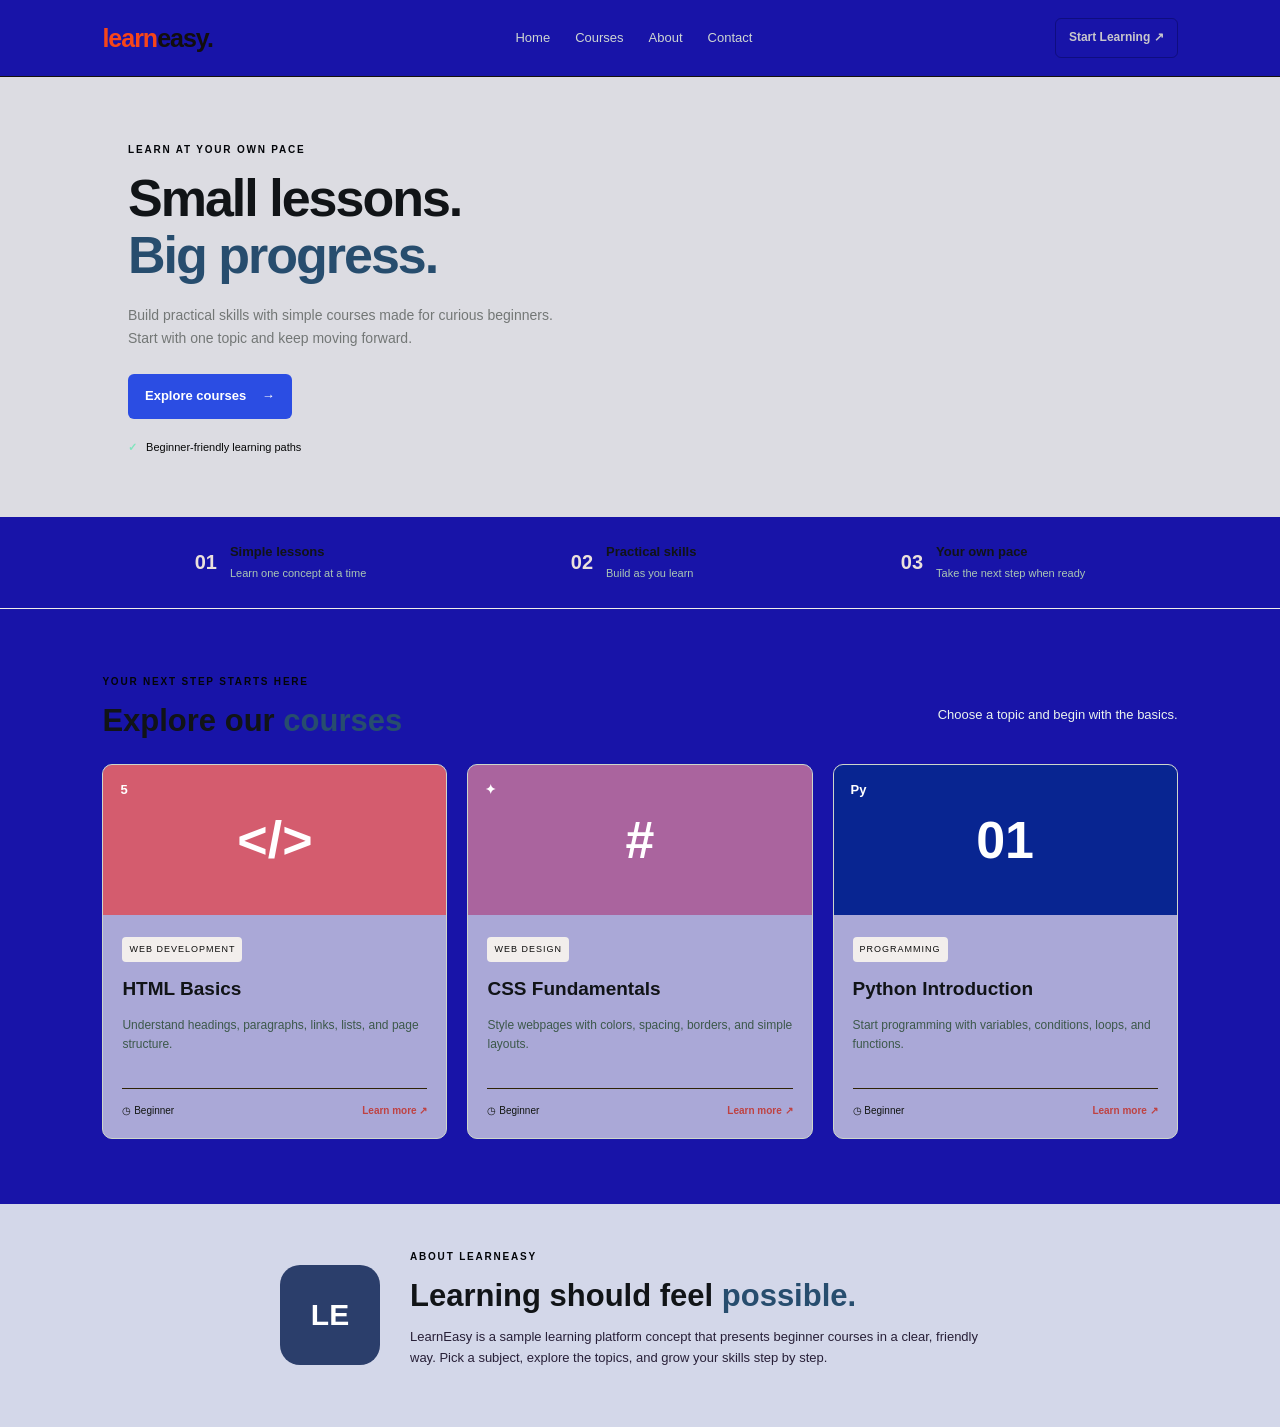
<file: 1-Online-Learning-Platform-WEBSITE.HTML/INDEX.html>
<!DOCTYPE html>
<html lang="en">

<head>
    <meta charset="UTF-8">
    <meta name="viewport" content="width=device-width, initial-scale=1.0">
    <title>LearnEasy | Online Learning</title>
    <link rel="stylesheet" href="style.css">
</head>
<body>

    <!-- Header -->
    <header class="top">
        <a class="logo" href="#home">
            learn<span>easy.</span>
        </a>

        <nav>
            <a href="#home">Home</a>
            <a href="#courses">Courses</a>
            <a href="#about">About</a>
            <a href="#contact">Contact</a>
        </nav>

        <a class="top-link" href="#courses">
            Start Learning ↗
        </a>
    </header>

    <main>

        <section class="hero" id="home">

            <div class="hero-copy">
                <p class="eyebrow">LEARN AT YOUR OWN PACE</p>

                <h1>
                    Small lessons.<br>
                    <span>Big progress.</span>
                </h1>

                <p class="hero-description">
                    Build practical skills with simple courses made for curious beginners.
                    Start with one topic and keep moving forward.
                </p>

                <a class="button" href="#courses">
                    Explore courses <span>→</span>
                </a>

                <div class="mini-note">
                    <span class="check">✓</span>
                    Beginner-friendly learning paths
                </div>
            </div>

        </section>

        <!-- Benefits Section -->
        <section class="benefits">

            <div>
                <span>01</span>
                <p>
                    <strong>Simple lessons</strong>
                    <small>Learn one concept at a time</small>
                </p>
            </div>

            <div>
                <span>02</span>
                <p>
                    <strong>Practical skills</strong>
                    <small>Build as you learn</small>
                </p>
            </div>

            <div>
                <span>03</span>
                <p>
                    <strong>Your own pace</strong>
                    <small>Take the next step when ready</small>
                </p>
            </div>

        </section>

        <!-- Courses Section -->
        <section class="courses-section" id="courses">

            <div class="section-title">
                <div>
                    <p class="eyebrow">YOUR NEXT STEP STARTS HERE</p>
                    <h2>Explore our <span>courses</span></h2>
                </div>

                <p>Choose a topic and begin with the basics.</p>
            </div>

            <div class="course-grid">

                <!-- HTML Course -->
                <article class="course-card">

                    <div class="course-art html-art">
                        <span>5</span>
                        <b>&lt;/&gt;</b>
                    </div>

                    <div class="course-body">
                        <span class="tag">WEB DEVELOPMENT</span>

                        <h3>HTML Basics</h3>

                        <p>
                            Understand headings, paragraphs, links, lists,
                            and page structure.
                        </p>

                        <div class="course-bottom">
                            <span>◷ Beginner</span>
                            <a href="#contact">Learn more ↗</a>
                        </div>
                    </div>

                </article>

                <!-- CSS Course -->
                <article class="course-card">

                    <div class="course-art css-art">
                        <span>✦</span>
                        <b>#</b>
                    </div>

                    <div class="course-body">
                        <span class="tag">WEB DESIGN</span>

                        <h3>CSS Fundamentals</h3>

                        <p>
                            Style webpages with colors, spacing,
                            borders, and simple layouts.
                        </p>

                        <div class="course-bottom">
                            <span>◷ Beginner</span>
                            <a href="#contact">Learn more ↗</a>
                        </div>
                    </div>

                </article>

                <!-- Python Course -->
                <article class="course-card">

                    <div class="course-art python-art">
                        <span>Py</span>
                        <b>01</b>
                    </div>

                    <div class="course-body">
                        <span class="tag">PROGRAMMING</span>

                        <h3>Python Introduction</h3>

                        <p>
                            Start programming with variables, conditions,
                            loops, and functions.
                        </p>

                        <div class="course-bottom">
                            <span>◷ Beginner</span>
                            <a href="#contact">Learn more ↗</a>
                        </div>
                    </div>

                </article>

            </div>

        </section>

        <!-- About Section -->
        <section class="about" id="about">

            <div class="about-mark">LE</div>

            <div>
                <p class="eyebrow">ABOUT LEARNEASY</p>

                <h2>
                    Learning should feel <span>possible.</span>
                </h2>

                <p>
                    LearnEasy is a sample learning platform concept that
                    presents beginner courses in a clear, friendly way.
                    Pick a subject, explore the topics, and grow your
                    skills step by step.
                </p>
            </div>

        </section>

        <!--
</file>
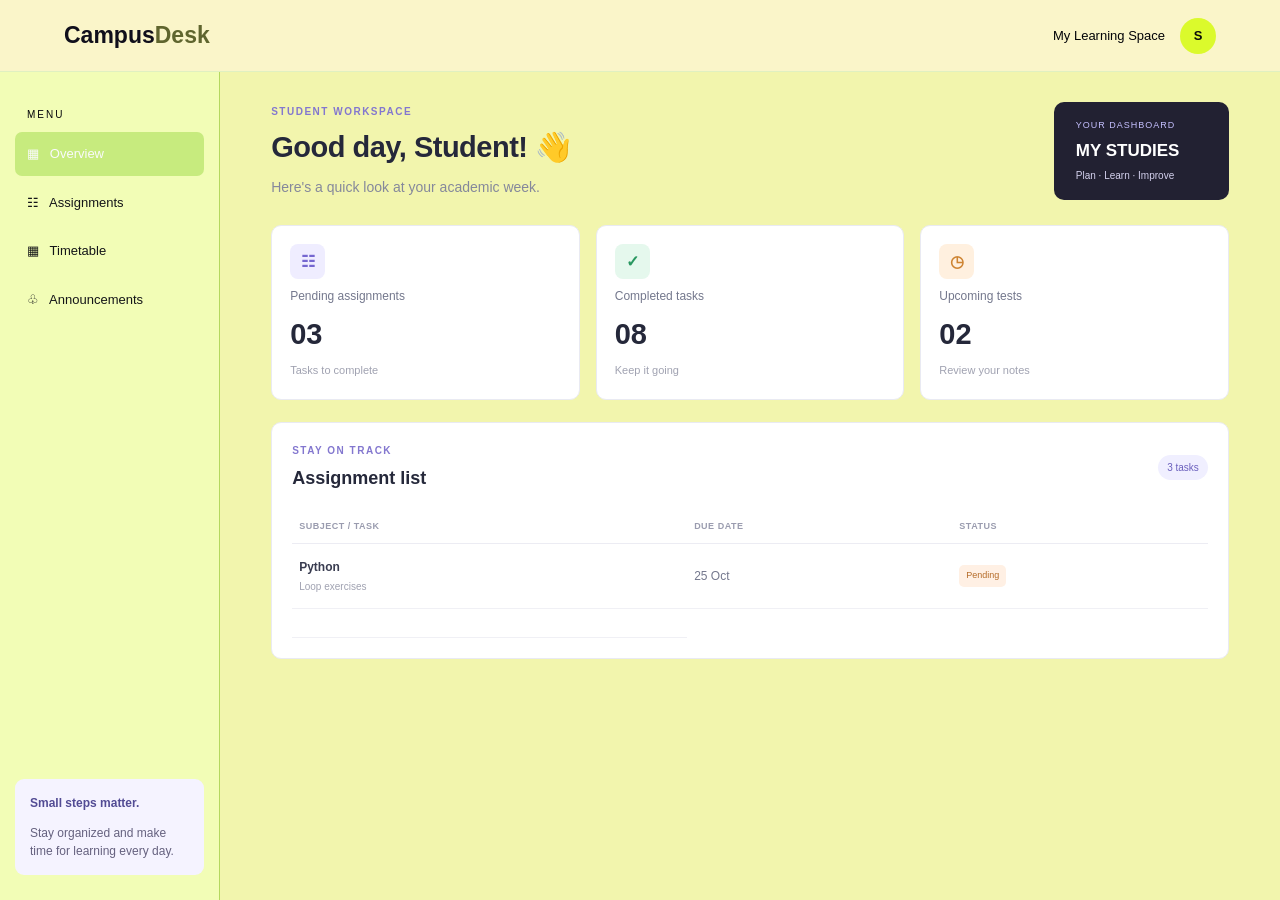
<file: 2-Student-Acedamic-Dashboard-webpage/index.html>
<!DOCTYPE html>
<html lang="en">

<head>
    <meta charset="UTF-8">
    <meta name="viewport" content="width=device-width, initial-scale=1.0">
    <title>CampusDesk | Student Dashboard</title>
    <link rel="stylesheet" href="style.css">
</head>

<body>

    
    <header class="header">

        <div class="logo">
            Campus<span>Desk</span>
        </div>

        <div class="header-right">
            <span>My Learning Space</span>
            <div class="avatar">S</div>
        </div>

    </header>

    <div class="layout">

       
        <aside class="sidebar">

            <p class="side-label">MENU</p>

            <a class="active" href="#overview">▦ &nbsp; Overview</a>
            <a href="#assignments">☷ &nbsp; Assignments</a>
            <a href="#timetable">▦ &nbsp; Timetable</a>
            <a href="#announcements">♧ &nbsp; Announcements</a>

            <div class="sidebar-note">
                <strong>Small steps matter.</strong>

                <p>
                    Stay organized and make time for learning every day.
                </p>
            </div>

        </aside>

       
        <main>

          
            <section class="welcome" id="overview">

                <div>
                    <p class="eyebrow">STUDENT WORKSPACE</p>

                    <h1>Good day, Student! 👋</h1>

                    <p>
                        Here's a quick look at your academic week.
                    </p>
                </div>

                <div class="date-card">
                    <span>YOUR DASHBOARD</span>
                    <strong>MY STUDIES</strong>
                    <small>Plan · Learn · Improve</small>
                </div>

            </section>

            <section class="summary">

                <article class="summary-card purple">
                    <div class="summary-icon">☷</div>

                    <p>Pending assignments</p>
                    <strong>03</strong>
                    <small>Tasks to complete</small>
                </article>

                <article class="summary-card green">
                    <div class="summary-icon">✓</div>

                    <p>Completed tasks</p>
                    <strong>08</strong>
                    <small>Keep it going</small>
                </article>

                <article class="summary-card orange">
                    <div class="summary-icon">◷</div>

                    <p>Upcoming tests</p>
                    <strong>02</strong>
                    <small>Review your notes</small>
                </article>

            </section>

          
            <section class="content-grid">

            
                <article class="panel assignments" id="assignments">

                    <div class="panel-heading">

                        <div>
                            <p class="eyebrow">STAY ON TRACK</p>
                            <h2>Assignment list</h2>
                        </div>

                        <span class="count">3 tasks</span>

                    </div>

                    <table>

                        <thead>
                            <tr>
                                <th>SUBJECT / TASK</th>
                                <th>DUE DATE</th>
                                <th>STATUS</th>
                            </tr>
                        </thead>

                        <tbody>

                            <tr>
                                <td>
                                    <strong>Python</strong>
                                    <small>Loop exercises</small>
                                </td>

                                <td>25 Oct</td>

                                <td>
                                    <span class="status pending">
                                        Pending
                                    </span>
                                </td>
                            </tr>

                            <tr>
                                <td>
                                    <strong
</file>
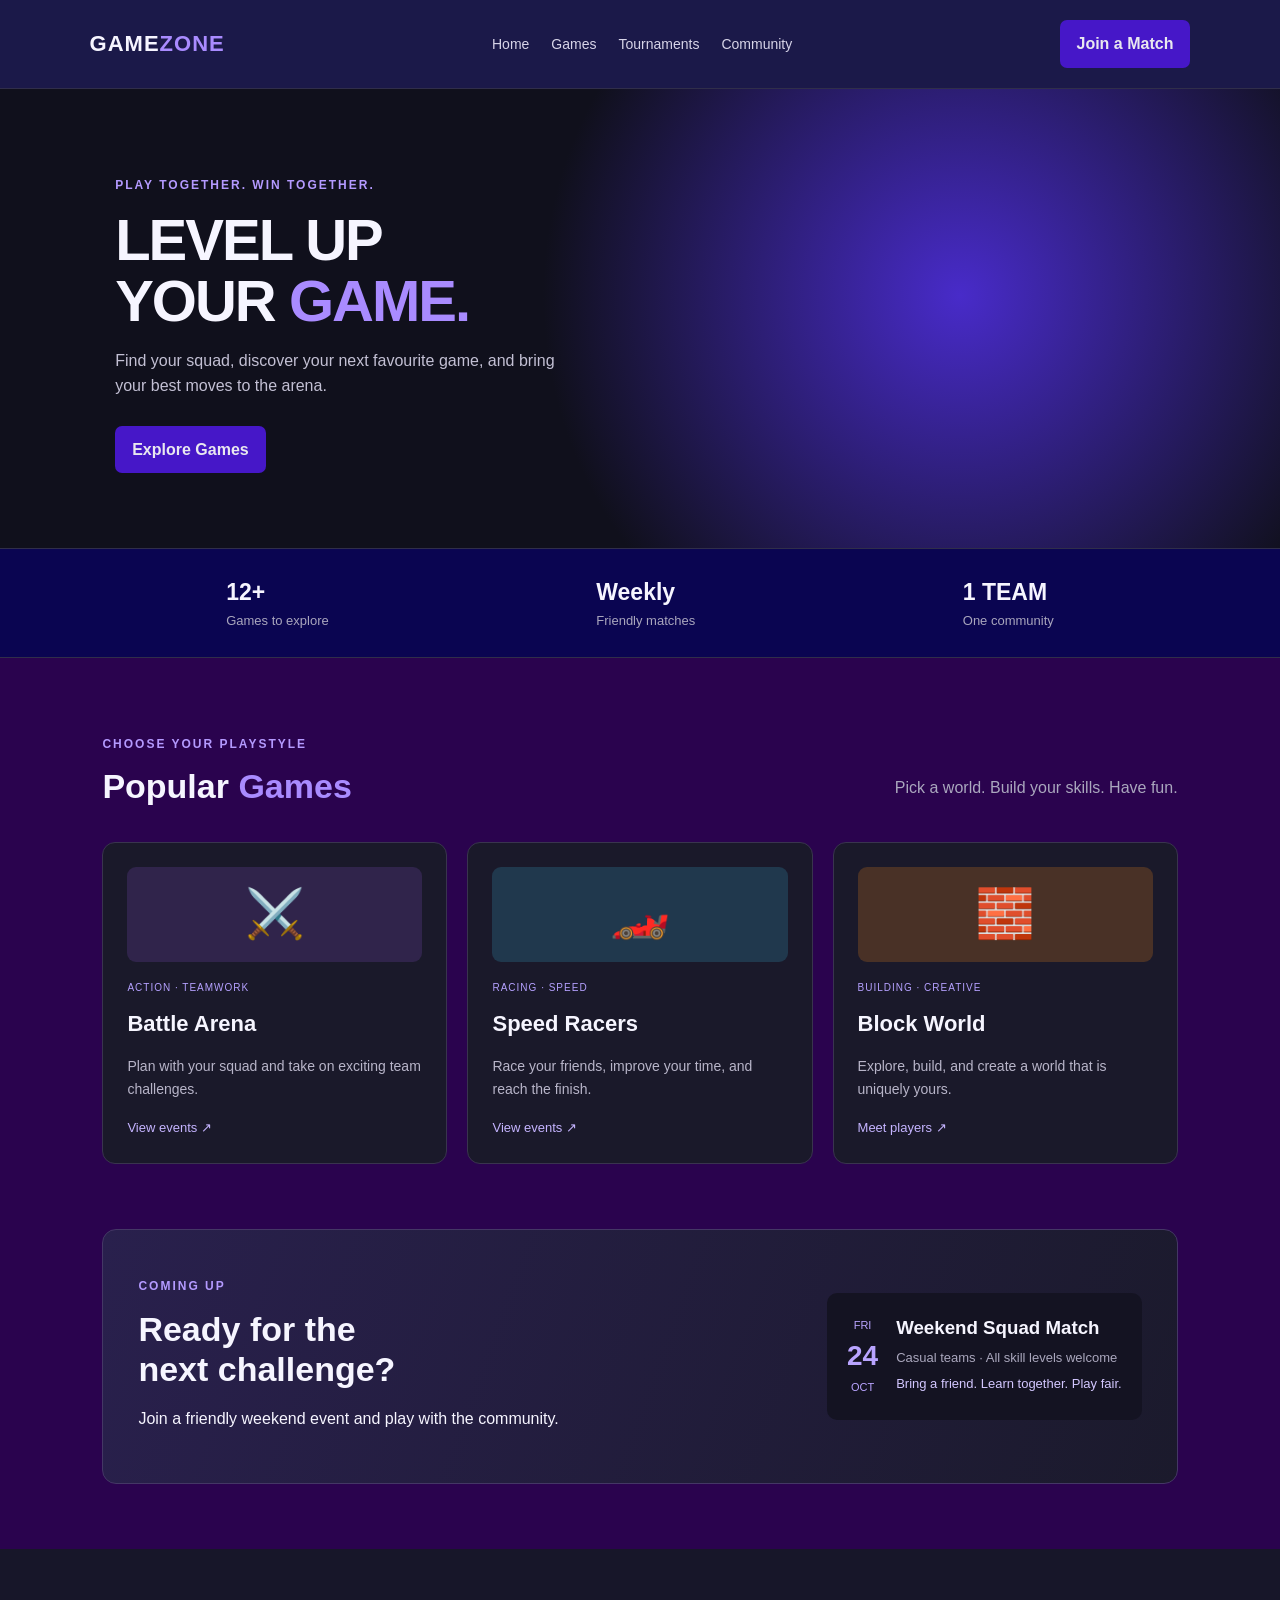
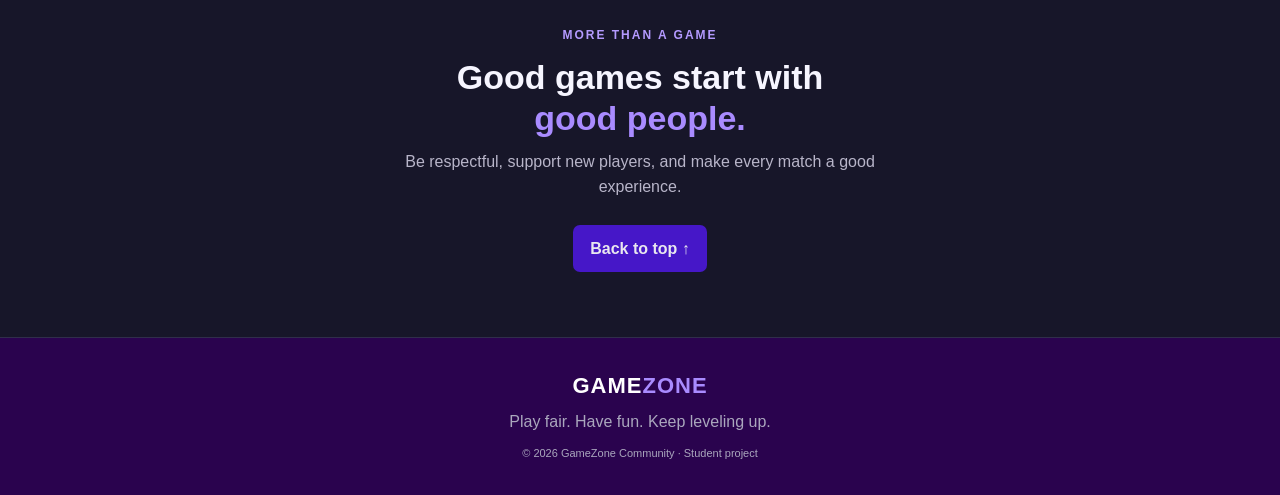
<file: 3-gaming-esport-webpage/index.html>
<!DOCTYPE html>
<html lang="en">
<head>
    <meta charset="UTF-8">
    <meta name="viewport" content="width=device-width, initial-scale=1.0">
    <title>GameZone | Gaming Community</title>
    <link rel="stylesheet" href="style.css">
</head>
<body>
    <header class="top">
        <div class="brand">GAME<span>ZONE</span></div>
        <nav>
            <a href="#home">Home</a><a href="#games">Games</a><a href="#tournaments">Tournaments</a><a href="#community">Community</a>
        </nav>
        <a class="nav-button" href="#tournaments">Join a Match</a>
    </header>
    <main>
        <section class="hero" id="home">
            <div class="hero-text">
                <p class="eyebrow">PLAY TOGETHER. WIN TOGETHER.</p>
                <h1>LEVEL UP<br>YOUR <span>GAME.</span></h1>
                <p class="intro">Find your squad, discover your next favourite game, and bring your best moves to the arena.</p>
                <a class="button" href="#games">Explore Games</a>
            </div>
           
        </section>
        <section class="stats">
            <div><strong>12+</strong><span>Games to explore</span></div>
            <div><strong>Weekly</strong><span>Friendly matches</span></div>
            <div><strong>1 TEAM</strong><span>One community</span></div>
        </section>
        <section class="section" id="games">
            <div class="section-heading"><div><p class="eyebrow">CHOOSE YOUR PLAYSTYLE</p><h2>Popular <span>Games</span></h2></div><p>Pick a world. Build your skills. Have fun.</p></div>
            <div class="game-grid">
                <article class="game-card game-purple"><div class="game-icon">⚔️</div><p class="card-label">ACTION · TEAMWORK</p><h3>Battle Arena</h3><p>Plan with your squad and take on exciting team challenges.</p><a href="#tournaments">View events ↗</a></article>
                <article class="game-card game-blue"><div class="game-icon">🏎️</div><p class="card-label">RACING · SPEED</p><h3>Speed Racers</h3><p>Race your friends, improve your time, and reach the finish.</p><a href="#tournaments">View events ↗</a></article>
                <article class="game-card game-orange"><div class="game-icon">🧱</div><p class="card-label">BUILDING · CREATIVE</p><h3>Block World</h3><p>Explore, build, and create a world that is uniquely yours.</p><a href="#community">Meet players ↗</a></article>
            </div>
        </section>
        <section class="event-panel" id="tournaments">
            <div><p class="eyebrow">COMING UP</p><h2>Ready for the<br>next challenge?</h2><p>Join a friendly weekend event and play with the community.</p></div>
            <div class="event-info"><span class="event-date">FRI<br><b>24</b><br>OCT</span><div><h3>Weekend Squad Match</h3><p>Casual teams · All skill levels welcome</p><p class="event-note">Bring a friend. Learn together. Play fair.</p></div></div>
        </section>
        <section class="section community" id="community"><p class="eyebrow">MORE THAN A GAME</p><h2>Good games start with<br><span>good people.</span></h2><p>Be respectful, support new players, and make every match a good experience.</p><a class="button" href="#home">Back to top ↑</a></section>
    </main>
    <footer><div class="brand">GAME<span>ZONE</span></div><p>Play fair. Have fun. Keep leveling up.</p><small>© 2026 GameZone Community · Student project</small></footer>
</body>
</html>
</file>
<file: 1-Online-Learning-Platform-WEBSITE.HTML/style.css>
* {
    box-sizing: border-box;
}

html {
    scroll-behavior: smooth;
}

body {
    margin: 0;
    font-family: Arial, sans-serif;
    color: #111417;
    background: #1814a8;
    line-height: 1.6;
}

.top {
    display: flex;
    align-items: center;
    justify-content: space-between;
    gap: 20px;
    padding: 18px 8%;
    border-bottom: 1px solid #14110e;
}

.logo {
    text-decoration: none;
    color: #f74519;
    font-size: 25px;
    font-weight: 900;
    letter-spacing: -1px;
}

.logo span {
    color: #120e0d;
}

nav {
    display: flex;
    gap: 25px;
}

nav a {
    text-decoration: none;
    color: #ced6d2;
    font-size: 13px;
}

nav a:hover {
    color: #ad5c34;
}

.top-link {
    color: #c8c7cc;
    border: 1px solid #04034466;
    text-decoration: none;
    border-radius: 6px;
    padding: 9px 13px;
    font-size: 12px;
    font-weight: bold;
}

.hero {
    display: flex;
    align-items: center;
    justify-content: space-between;
    gap: 35px;
    padding: 65px 10% 60px;
    background: #dcdce2;
}

.hero-copy {
    max-width: 510px;
}

.eyebrow {
    color: #030509;
    font-size: 10px;
    letter-spacing: 1.8px;
    font-weight: bold;
    margin: 0 0 12px;
}

h1 {
    font-size: 52px;
    line-height: 1.1;
    letter-spacing: -2px;
    margin: 0 0 20px;
}

h1 span,
h2 span {
    color: #274d6e;
}

.hero-description {
    color: #737776;
    max-width: 450px;
    font-size: 14px;
    margin-bottom: 25px;
}

.button {
    display: inline-block;
    padding: 12px 17px;
    background: #2b4de3;
    color: white;
    text-decoration: none;
    border-radius: 6px;
    font-weight: bold;
    font-size: 13px;
}

.button span {
    margin-left: 12px;
}

.mini-note {
    color: #060707;
    font-size: 11px;
    margin-top: 20px;
}

.check {
    color: #7fe5bd;
    font-weight: bold;
    margin-right: 6px;
}

.hero-visual {
    width: 330px;
    height: 285px;
    position: relative;
    flex-shrink: 0;
    display: flex;
    align-items: center;
    justify-content: center;
}

.visual-circle {
    position: absolute;
    border-radius: 50%;
}

.circle-one {
    width: 250px;
    height: 250px;
    background: #e23b3b;
}

.circle-two {
    width: 185px;
    height: 185px;
    background: #e7b28f;
}

.book {
    position: relative;
    font-size: 95px;
    filter: drop-shadow(0 12px 12px #b88c6a);
}

.floating-note {
    position: absolute;
    background: white;
    border: 1px solid #f0e1d5;
    box-shadow: 0 8px 22px #c9b5a233;
    border-radius: 7px;
    padding: 10px 13px;
    font-size: 11px;
    font-weight: bold;
}

.note-top {
    top: 30px;
    right: -5px;
    color: #b65d36;
}

.note-bottom {
    bottom: 25px;
    left: -5px;
    color: #111411;
    letter-spacing: 1px;
}

.benefits {
    display: flex;
    justify-content: space-around;
    gap: 20px;
    padding: 25px 8%;
    border-bottom: 1px solid #f0eee9;
}

.benefits > div {
    display: flex;
    align-items: center;
    gap: 13px;
}

.benefits > div > span {
    font-size: 20px;
    color: #ebe1dc;
    font-weight: bold;
}

.benefits p {
    margin: 0;
}

.benefits strong,
.benefits small {
    display: block;
}

.benefits strong {
    font-size: 13px;
}

.benefits small {
    color: #abc7b4;
    font-size: 11px;
    margin-top: 3px;
}

.courses-section {
    padding: 65px 8%;
}

.section-title {
    display: flex;
    justify-content: space-between;
    align-items: end;
    gap: 20px;
    margin-bottom: 25px;
}

.section-title h2,
.about h2,
.contact h2 {
    font-size: 31px;
    line-height: 1.2;
    margin: 0;
}

.section-title > p {
    color: #ebf4ed;
    font-size: 13px;
}

.course-grid {
    display: flex;
    gap: 20px;
}

.course-card {
    flex: 1;
    border: 1px solid #cdd6ca;
    border-radius: 10px;
    overflow: hidden;
    background: rgb(170, 168, 215);
}

.course-art {
    height: 150px;
    display: flex;
    align-items: center;
    justify-content: center;
    position: relative;
}

.course-art b {
    font-size: 52px;
    color: white;
}

.course-art span {
    position: absolute;
    top: 15px;
    left: 17px;
    color: white;
    font-weight: bold;
    font-size: 13px;
}

.html-art {
    background: #d45c6e;
}

.css-art {
    background: #aa649e;
}

.python-art {
    background: #082591;
}

.course-body {
    padding: 19px;
}

.tag {
    display: inline-block;
    font-size: 9px;
    letter-spacing: 1px;
    color: #0c0c0b;
    background: #f2eeec;
    border-radius: 4px;
    padding: 5px 7px;
}

.course-body h3 {
    margin: 12px 0 7px;
    font-size: 19px;
}

.course-body > p {
    color: #3c584a;
    font-size: 12px;
    min-height: 58px;
}

.course-bottom {
    display: flex;
    align-items: center;
    justify-content: space-between;
    border-top: 1px solid #2f2306;
    padding-top: 14px;
    margin-top: 14px;
    font-size: 10px;
    color: #121612;
}

.course-bottom a {
    color: #bf4242;
    text-decoration: none;
    font-weight: bold;
}

.about {
    display: flex;
    align-items: center;
    justify-content: center;
    gap: 30px;
    padding: 45px 12%;
    background: #d3d7e9;
}

.about-mark {
    width: 100px;
    height: 100px;
    border-radius: 20px;
    background: #2b3e6b;
    color: white;
    display: flex;
    align-items: center;
    justify-content: center;
    font-size: 30px;
    font-weight: bold;
    flex-shrink: 0;
}

.about > div:last-child {
    max-width: 590px;
}

.about p:not(.eyebrow) {
    color: #271f37;
    font-size: 13px;
}

.contact {
    text-align: center;
    padding: 55px 15px;
}

.contact > p:not(.eyebrow) {
    color: #080908;
    font-size: 13px;
    margin: 15px 0 22px;
}

footer {
    text-align: center;
    padding: 28px;
    background: #161c18;
    color: #5d7d62;
}

footer .logo {
    color: rgb(9, 3, 3);
}

footer p {
    font-size: 12px;
    margin: 5px;
}

footer small {
    font-size: 10px;
    color: #041b09;
}
</file>
<file: 2-Student-Acedamic-Dashboard-webpage/style.css>
* {
    box-sizing: border-box;
}

html {
    scroll-behavior: smooth;
}

body {
    margin: 0;
    background: #f2f5ad;
    color: #25283a;
    font-family: Arial, sans-serif;
    line-height: 1.5;
}

.header {
    height: 72px;
    background: rgb(250, 245, 201);
    border-bottom: 1px solid #e0f0c1;
    display: flex;
    align-items: center;
    justify-content: space-between;
    padding: 0 5%;
}

.logo {
    font-size: 23px;
    font-weight: bold;
    color: #100f1b;
}

.logo span {
    color: #5f652e;
}

.header-right {
    display: flex;
    align-items: center;
    gap: 15px;
    color: #020307;
    font-size: 13px;
}

.avatar {
    background: #dbfa2c;
    color: #0b0b0a;
    font-weight: bold;
    border-radius: 50%;
    width: 36px;
    height: 36px;
    display: flex;
    align-items: center;
    justify-content: center;
}

.layout {
    display: flex;
    min-height: calc(100vh - 72px);
}

.sidebar {
    width: 220px;
    flex-shrink: 0;
    background: rgb(242, 253, 182);
    border-right: 1px solid #b4d85f;
    padding: 25px 15px;
    position: relative;
}

.side-label {
    font-size: 10px;
    color: #05060a;
    letter-spacing: 2px;
    padding-left: 12px;
}

.sidebar a {
    display: block;
    color: #141518;
    text-decoration: none;
    padding: 12px;
    border-radius: 7px;
    margin: 5px 0;
    font-size: 13px;
}

.sidebar a.active,
.sidebar a:hover {
    background: #c7eb7e;
    color: #fafafd;
}

.sidebar-note {
    position: absolute;
    bottom: 25px;
    left: 15px;
    right: 15px;
    background: #f5f3ff;
    padding: 15px;
    border-radius: 9px;
    font-size: 12px;
    color: #65617f;
}

.sidebar-note strong {
    color: #524b94;
}

.sidebar-note p {
    margin-bottom: 0;
}

main {
    flex: 1;
    min-width: 0;
    padding: 30px 4%;
}

.welcome {
    display: flex;
    justify-content: space-between;
    align-items: center;
    gap: 20px;
    margin-bottom: 25px;
}

.eyebrow {
    color: #8377cf;
    letter-spacing: 1.5px;
    font-size: 10px;
    font-weight: bold;
    margin: 0 0 7px;
}

h1 {
    margin: 0;
    font-size: 29px;
    letter-spacing: -0.5px;
}

.welcome p:not(.eyebrow) {
    color: #85889b;
    margin: 7px 0 0;
    font-size: 14px;
}

.date-card {
    background: #222132;
    color: white;
    padding: 17px 22px;
    border-radius: 10px;
    min-width: 175px;
    display: flex;
    flex-direction: column;
}

.date-card span {
    font-size: 9px;
    color: #c5c0ff;
    letter-spacing: 1px;
}

.date-card strong {
    margin: 5px 0;
    font-size: 17px;
}

.date-card small {
    color: #d4d1ee;
    font-size: 10px;
}

.summary {
    display: flex;
    gap: 16px;
    margin-bottom: 22px;
}

.summary-card {
    background: white;
    flex: 1;
    padding: 18px;
    border: 1px solid #e9eaf2;
    border-radius: 10px;
    position: relative;
}

.summary-card p {
    color: #74788d;
    font-size: 12px;
    margin: 8px 0;
}

.summary-card strong {
    display: block;
    font-size: 29px;
}

.summary-card small {
    color: #a0a2b1;
    font-size: 11px;
}

.summary-icon {
    width: 35px;
    height: 35px;
    display: flex;
    align-items: center;
    justify-content: center;
    border-radius: 8px;
    font-weight: bold;
}

.purple .summary-icon {
    background: #efedff;
    color: #7567d0;
}

.green .summary-icon {
    background: #e5f8ed;
    color: #299760;
}

.orange .summary-icon {
    background: #fff0df;
    color: #ce8432;
}

.content-grid {
    display: flex;
    gap: 18px;
    align-items: flex-start;
}

.panel {
    background: white;
    border: 1px solid #e9eaf2;
    border-radius: 10px;
    padding: 20px;
    min-width: 0;
    flex: 1;
}

.assignments {
    flex: 1.5;
}

.panel-heading {
    display: flex;
    align-items: center;
    justify-content: space-between;
    margin-bottom: 18px;
}

.panel h2,
.announcement h2 {
    margin: 0;
    font-size: 18px;
}

.count {
    background: #f0efff;
    color: #6b60bd;
    padding: 5px 9px;
    border-radius: 20px;
    font-size: 10px;
}

table {
    width: 100%;
    border-collapse: collapse;
    font-size: 12px;
}

th {
    text-align: left;
    font-size: 9px;
    letter-spacing: 0.5px;
    color: #9a9caf;
    padding: 10px 7px;
    border-bottom: 1px solid #ececf3;
}

td {
    padding: 14px 7px;
    border-bottom: 1px solid #f0f0f5;
    color: #74788d;
}

td strong,
td small {
    display: block;
}

td strong {
    color: #393c50;
    font-size: 12px;
}

td small {
    font-size: 10px;
    color: #a0a2b1;
    margin-top: 3px;
}

.status {
    display: inline-block;
    padding: 4px 7px;
    border-radius: 5px;
    font-size: 9px;
}

.pending {
    background: #fff0e4;
    color: #b56c29;
}

.progress {
    background: #e6f5ff;
    color: #397eac;
}

.schedule-item {
    display: flex;
    gap: 12px;
    padding: 12px 0;
    border-bottom: 1px solid #f0f0f5;
}

.schedule-item > span {
    color: #7d72ca;
    font-size: 11px;
    font-weight: bold;
    min-width: 42px;
}

.schedule-item strong,
.schedule-item small {
    display: block;
}

.schedule-item strong {
    font-size: 12px;
}

.schedule-item small {
    color: #a0a2b1;
    font-size: 10px;
    margin-top: 3px;
}

.announcement {
    margin-top: 20px;
    padding: 20px;
    background: #eeecff;
    border-radius: 10px;
    display: flex;
    align-items: center;
    gap: 17px;
}

.announce-icon {
    width: 42px;
    height: 42px;
    background: white;
    color: #7567d0;
    border-radius: 10px;
    display: flex;
    align-items: center;
    justify-content: center;
    font-size: 21px;
}

.announcement p:not(.eyebrow) {
    color: #777391;
    font-size: 12px;
    margin: 5px 0 0;
}

footer {
    text-align: center;
    padding: 24px 0 0;
    color: #a0a2b1;
    font-size: 11px;
}
</file>
<file: 3-gaming-esport-webpage/style.css>
* {
    box-sizing: border-box;
}

html {
    scroll-behavior: smooth;
}

body {
    margin: 0;
    font-family: Arial, sans-serif;
    background: #2a034e;
    color: #f6f5ff;
    line-height: 1.6;
}

.top {
    display: flex;
    align-items: center;
    justify-content: space-between;
    gap: 20px;
    padding: 20px 7%;
    background: #1b1949;
    border-bottom: 1px solid #302e4a;
}

.brand {
    font-size: 22px;
    font-weight: 900;
    letter-spacing: 1px;
}

.brand span,
h1 span,
h2 span {
    color: #a98bff;
}

nav {
    display: flex;
    gap: 22px;
}

nav a {
    color: #d7d4e8;
    text-decoration: none;
    font-size: 14px;
}

nav a:hover {
    color: #bda9ff;
}

.nav-button,
.button {
    display: inline-block;
    padding: 11px 17px;
    background: #4617c8;
    color: #e9e8ef;
    text-decoration: none;
    border-radius: 7px;
    font-weight: bold;
}

.hero {
    display: flex;
    align-items: center;
    justify-content: space-between;
    gap: 35px;
    padding: 75px 9%;
    background: radial-gradient(circle at 75% 45%, #482bc9 0, #10101c 42%);
}

.hero-text {
    max-width: 540px;
}

.eyebrow {
    color: #b49aff;
    font-size: 12px;
    font-weight: bold;
    letter-spacing: 2px;
}

h1 {
    font-size: 58px;
    line-height: 1.05;
    margin: 15px 0;
    letter-spacing: -2px;
}

.intro {
    max-width: 440px;
    color: #c3c0d4;
    margin-bottom: 27px;
}

.hero-art {
    width: 340px;
    height: 300px;
    flex-shrink: 0;
    position: relative;
    display: flex;
    align-items: center;
    justify-content: center;
}

.orbit {
    position: absolute;
    border: 1px solid #7560b8;
    border-radius: 50%;
    transform: rotate(-20deg);
}

.orbit-one {
    width: 280px;
    height: 210px;
}

.orbit-two {
    width: 220px;
    height: 280px;
}

.gamepad {
    font-size: 105px;
    filter: drop-shadow(0 15px 25px #000);
}

.floating-tag {
    position: absolute;
    background: #25213e;
    border: 1px solid #62528c;
    border-radius: 8px;
    padding: 9px 12px;
    font-size: 11px;
    letter-spacing: 1px;
}

.tag-one {
    top: 42px;
    right: 0;
}

.tag-two {
    bottom: 40px;
    left: 0;
    color: #c7ffcf;
}

.stats {
    display: flex;
    justify-content: space-around;
    gap: 20px;
    padding: 25px 8%;
    background: #0a0551;
    border-top: 1px solid #302e4a;
    border-bottom: 1px solid #302e4a;
}

.stats div {
    display: flex;
    flex-direction: column;
}

.stats strong {
    font-size: 23px;
}

.stats span {
    color: #a9a6bd;
    font-size: 13px;
}

.section {
    padding: 65px 8%;
}

.section-heading {
    display: flex;
    justify-content: space-between;
    align-items: end;
    gap: 20px;
    margin-bottom: 25px;
}

h2 {
    font-size: 34px;
    line-height: 1.2;
    margin: 5px 0 10px;
}

.section-heading > p {
    color: #aaa7be;
}

.game-grid {
    display: flex;
    gap: 20px;
}

.game-card {
    flex: 1;
    padding: 24px;
    border-radius: 13px;
    border: 1px solid #39344e;
    background: #1a192a;
}

.game-icon {
    height: 95px;
    display: flex;
    align-items: center;
    justify-content: center;
    font-size: 48px;
    border-radius: 9px;
    margin-bottom: 18px;
}

.game-purple .game-icon {
    background: #30244b;
}

.game-blue .game-icon {
    background: #20384d;
}

.game-orange .game-icon {
    background: #493126;
}

.card-label {
    font-size: 10px;
    color: #b5a1ff;
    letter-spacing: 1px;
}

.game-card h3 {
    font-size: 22px;
    margin: 5px 0;
}

.game-card p:not(.card-label) {
    color: #b8b5c9;
    font-size: 14px;
}

.game-card a {
    color: #c5b4ff;
    font-size: 13px;
    text-decoration: none;
}

.event-panel {
    margin: 0 8% 65px;
    padding: 35px;
    border-radius: 14px;
    background: linear-gradient(110deg, #29204d, #1b1a2c);
    display: flex;
    align-items: center;
    justify-content: space-between;
    gap: 25px;
    border: 1px solid #443765;
}

.event-info {
    display: flex;
    align-items: center;
    gap: 18px;
    background: #141322;
    padding: 20px;
    border-radius: 10px;
    min-width: 310px;
}

.event-date {
    text-align: center;
    color: #b9a4ff;
    font-size: 11px;
}

.event-date b {
    font-size: 28px;
}

.event-info h3 {
    margin: 0;
}

.event-info p {
    color: #aaa7bd;
    font-size: 13px;
    margin: 5px 0;
}

.event-note {
    color: #d3c7ff !important;
}

.community {
    text-align: center;
    background: #171629;
}

.community > p:not(.eyebrow) {
    color: #b8b5c9;
    max-width: 520px;
    margin: 0 auto 25px;
}

footer {
    padding: 30px 8%;
    text-align: center;
    border-top: 1px solid #302e4a;
    color: #aaa7bd;
}

footer .brand {
    color: white;
}

footer p {
    margin: 5px;
}

footer small {
    font-size: 11px;
}
</file>
